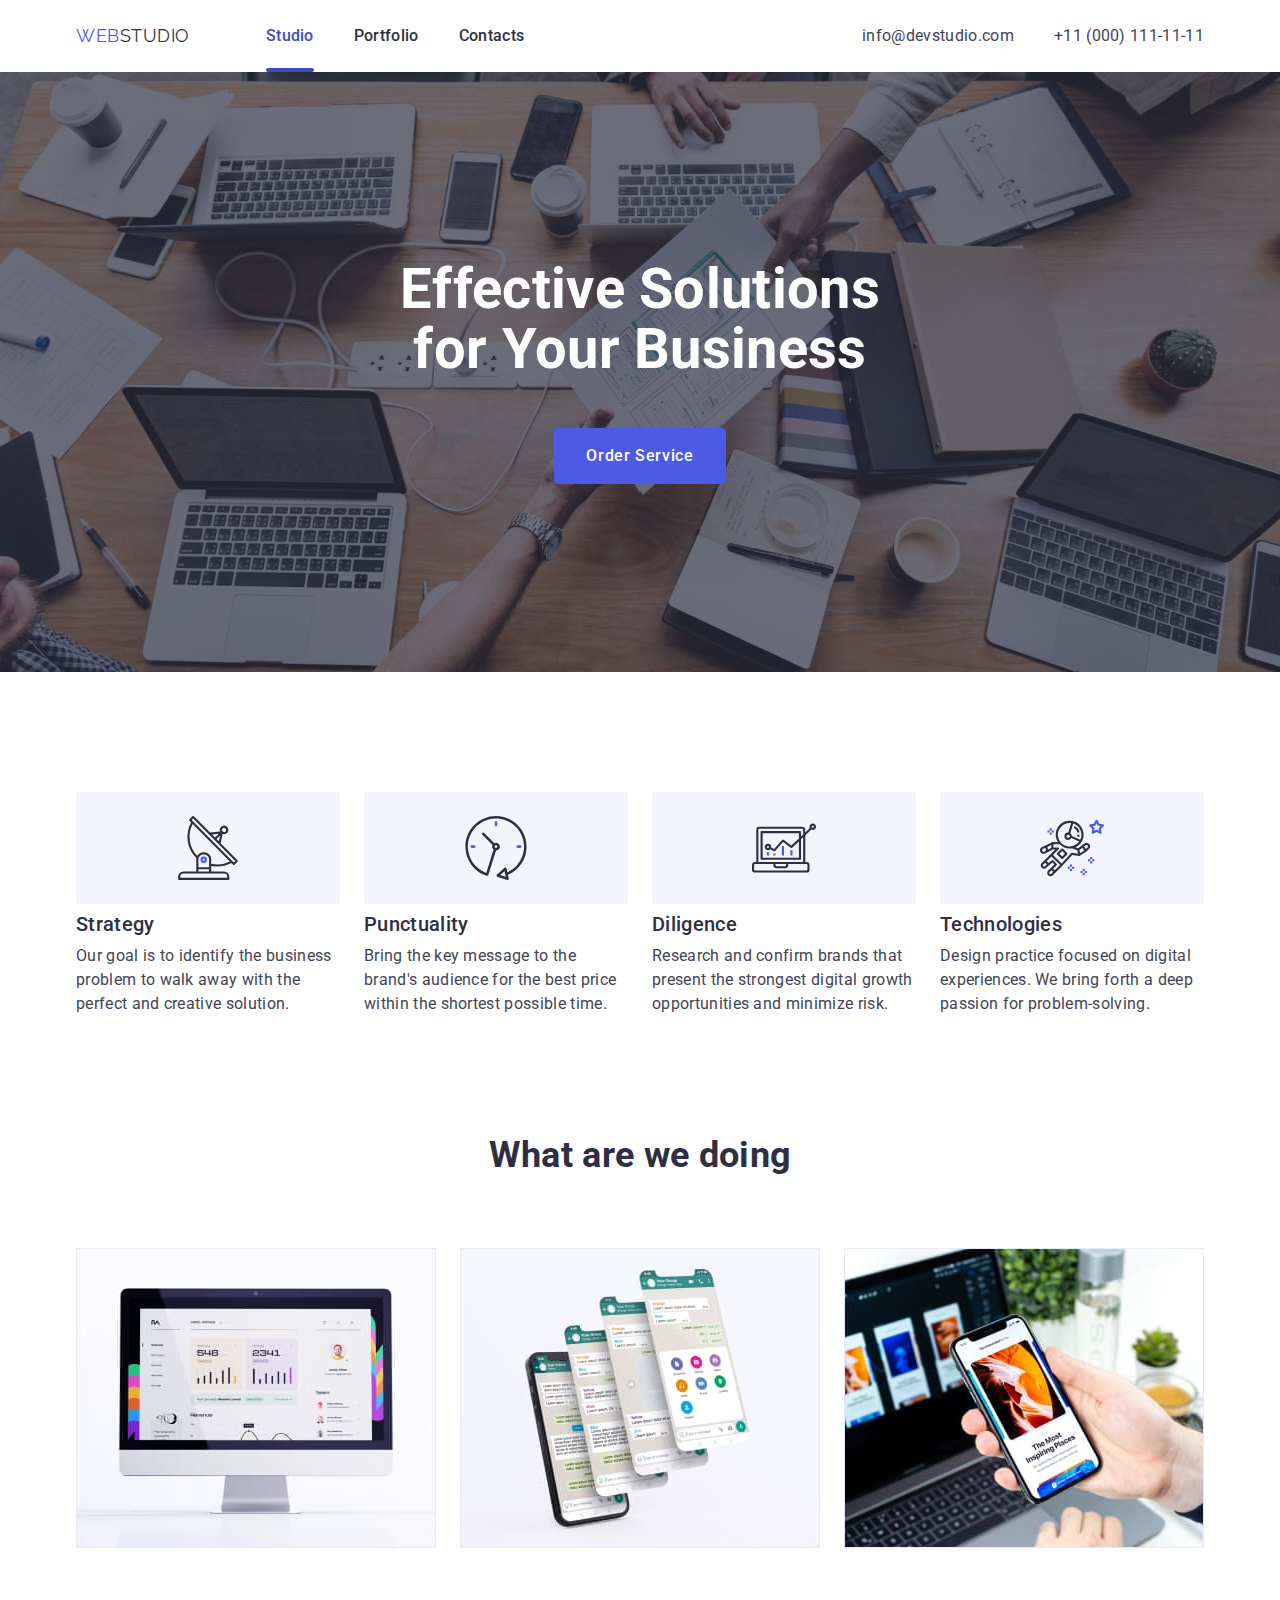
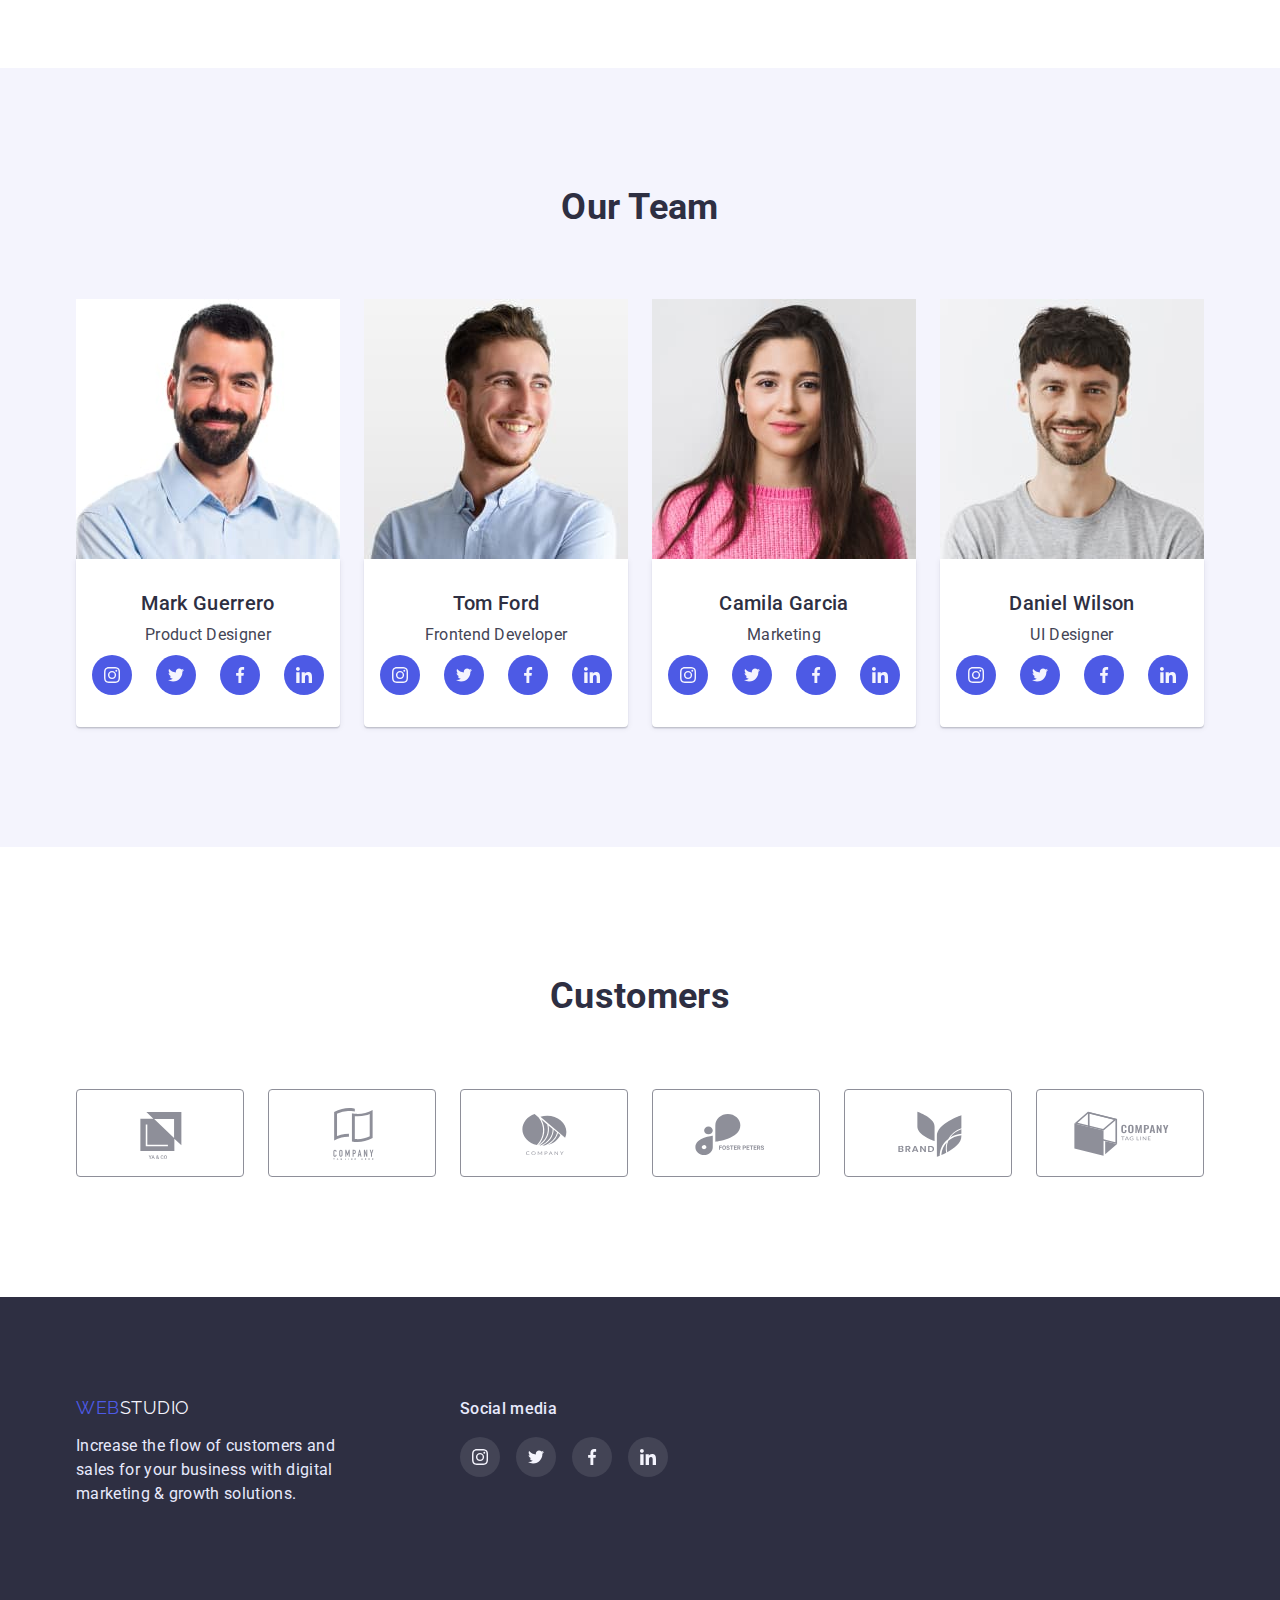
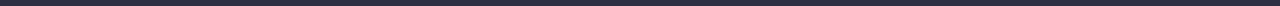
<file: index.html>
<!DOCTYPE html>
<html lang="en">

<head>
    <meta charset="UTF-8">
    <meta http-equiv="X-UA-Compatible" content="IE=edge">
    <meta name="viewport" content="width=device-width, initial-scale=1.0">
    <title>WEBSTUDIO</title>
    <link rel="preconnect" href="https://fonts.googleapis.com">
    <link rel="preconnect" href="https://fonts.gstatic.com" crossorigin>
    <link href="https://fonts.googleapis.com/css2?family=Raleway:wght@800&family=Roboto:wght@400;500;700&display=swap"
        rel="stylesheet">

    <link rel="stylesheet" href="https://cdn.jsdelivr.net/npm/modern-normalize@1.1.0/modern-normalize.min.css">

    <link rel="stylesheet" href="./css/styles.css">
</head>

<body>
    <!--HEADER-->
    <header class="page-header">
    <div class="page-header-menu  container">
        <nav class="page-nav">
            <a class="logo logo-header link" href="./index.html"><span class="logo-accent">WEB</span>STUDIO</a>

            <ul class="menu-nav list ">
                <Li class="menu-item">
                    <a class="menu-link underline menu-link-color-ressed link" href="">Studio</a></Li>
                <li class="menu-item">
                    <a class="menu-link menu-link-color link" href="./portfolio.html">Portfolio</a></li>
                <li class="menu-item">
                    <a class="menu-link menu-link-color link" href="">Contacts</a></li>
            </ul>
        </nav>

        <address>
            
            <ul class="address-list list">
                <li class="address-item"><a class="modal-btn link" href="mailto:info@devstudio.com">info@devstudio.com</a></li>
                <li class="address-item"><a class="phone-number link" href="tel:+110001111111">+11 (000) 111-11-11</a></li>
            </ul>
           
        </address>
        
    </div>
    </header>

    <main>
        <!--HERO-->
            <section class="hero hero-background">
                <div>
                <div class="container">
                <h1 class="hero-title">Effective Solutions for Your Business</h1>
                <button type="button" class="hero-btn" data-modal-open>Order Service</button>
                </div>
                </div>
            </section>

        <!--SECTION BENEFITS-->
        <section class="benefits">
            <h2 class="visually-hidden">Benefits</h2>
            <div class="container">
            <ul class="benefits-list list">
                <li class="benefits-item antenna">
                    <!--<svg>
                        <use href="./images/icons.svg#icon-antenna"></use>
                    </svg>-->
                    <h3 class="section-title">Strategy</h3>
                    <p class="section-description">Our goal is to identify the business
                        problem to walk away with the perfect and creative solution.</p>
                </li>
                <li class="benefits-item clock">
                    <h3 class="section-title">Punctuality</h3>
                    <p class="section-description">Bring the key message to the brand's audience for the best price within the shortest possible
                        time.</p>
                </li>
                <li class="benefits-item diagram">
                    <h3 class="section-title">Diligence</h3>
                    <p class="section-description">Research and confirm brands that present the strongest digital growth opportunities and minimize
                        risk.</p>
                </li>
                <li class="benefits-item astronaut">
                    <h3 class="section-title">Technologies</h3>
                    <p class="section-description">Design practice focused on digital experiences. We bring forth a deep passion for
                        problem-solving.</p>
                </li>
            </ul>
            </div>
        </section>

        <!--SECTION WORK-->
        <section class="work">
            <div class="container">
            <h2 class="section-main-title">What are we doing</h2>
            <ul class="work-list list">
                <li class="work-item"><img src="./images/img-1.jpg" alt="monitor" width="360" height="300"></li>
                <li class="work-item"><img src="./images/img-2.jpg" alt="telephone" width="360" height="300"></li>
                <li class="work-item"><img src="./images/img-3.jpg" alt="laptop and phone" width="360" height="300"></li>
            </ul>
            </div>
        </section>

        <!--SECTION TEAM-->
        <section class="team">
            <div class="container">
            <h2 class="section-main-title">Our Team</h2>
            <ul class="team-list list">
                <li class="team-item">
                    <img src="./images/mark.jpg" alt="foto Mark" width="264" height="260">
                    <div class="content">
                    <h3 class="section-title">Mark Guerrero</h3>
                    <p class="section-description">Product Designer</p>
                    <ul class="social-list list">
                        <li class="social-item">
                            <a class="social-link social-link-team" href=""  >
                            <svg class="social-icon">
                                <use href="./images/icons.svg#icon-instagram"></use>
                            </svg>
                        </a>
                        </li>
                        <li class="social-item">
                            <a class="social-link social-link-team" href="">
                            <svg class="social-icon">
                                <use href="./images/icons.svg#icon-twitter"></use>
                            </svg>
                        </a></li>
                        <li class="social-item">
                            <a class="social-link social-link-team" href=""><svg class="social-icon">
                                <use href="./images/icons.svg#icon-facebook"></use>
                            </svg></a>
                        </li>
                        <li class="social-item">
                            <a class="social-link social-link-team" href="">
                                <svg class="social-icon">
                                <use href="./images/icons.svg#icon-linkedin"></use>
                            </svg></a>
                        </li>
                    </ul>
                    </div>
                </li>
                <li class="team-item">
                    <img src="./images/tom.jpg" alt="foto Tom" width="264" height="260">
                    <div class="content">
                    <h3 class="section-title">Tom Ford</h3>
                    <p class="section-description">Frontend Developer</p>
                    <ul class="social-list list">
                        <li class="social-item">
                            <a class="social-link social-link-team" href="">
                                <svg class="social-icon">
                                    <use href="./images/icons.svg#icon-instagram"></use>
                                </svg>
                            </a>
                        </li>
                        <li class="social-item">
                            <a class="social-link social-link-team" href="">
                                <svg class="social-icon">
                                    <use href="./images/icons.svg#icon-twitter"></use>
                                </svg>
                            </a>
                        </li>
                        <li class="social-item">
                            <a class="social-link social-link-team" href=""><svg class="social-icon">
                                    <use href="./images/icons.svg#icon-facebook"></use>
                                </svg></a>
                        </li>
                        <li class="social-item">
                            <a class="social-link social-link-team" href="">
                                <svg class="social-icon">
                                    <use href="./images/icons.svg#icon-linkedin"></use>
                                </svg></a>
                        </li>
                    </ul>
                    </div>
                </li>
                <li class="team-item">
                    <img src="./images/camila.jpg" alt="foto Camila" width="264" height="260">
                    <div class="content">
                    <h3 class="section-title">Camila Garcia</h3>
                    <p class="section-description">Marketing</p>
                    <ul class="social-list list">
                        <li class="social-item">
                            <a class="social-link social-link-team" href="">
                                <svg class="social-icon">
                                    <use href="./images/icons.svg#icon-instagram"></use>
                                </svg>
                            </a>
                        </li>
                        <li class="social-item">
                            <a class="social-link social-link-team" href="">
                                <svg class="social-icon">
                                    <use href="./images/icons.svg#icon-twitter"></use>
                                </svg>
                            </a>
                        </li>
                        <li class="social-item">
                            <a class="social-link social-link-team" href=""><svg class="social-icon">
                                    <use href="./images/icons.svg#icon-facebook"></use>
                                </svg></a>
                        </li>
                        <li class="social-item">
                            <a class="social-link social-link-team" href="">
                                <svg class="social-icon">
                                    <use href="./images/icons.svg#icon-linkedin"></use>
                                </svg></a>
                        </li>
                    </ul>
                    </div>
                </li>
                <li class="team-item">
                    <img src="./images/daniel.jpg" alt="foto Daniel" width="264" height="260">
                    <div class="content">
                    <h3 class="section-title">Daniel Wilson</h3>
                    <p class="section-description">UI Designer</p>
                    <ul class="social-list list">
                        <li class="social-item">
                            <a class="social-link social-link-team" href="">
                                <svg class="social-icon">
                                    <use href="./images/icons.svg#icon-instagram"></use>
                                </svg>
                            </a>
                        </li>
                        <li class="social-item">
                            <a class="social-link social-link-team" href="">
                                <svg class="social-icon">
                                    <use href="./images/icons.svg#icon-twitter"></use>
                                </svg>
                            </a>
                        </li>
                        <li class="social-item">
                            <a class="social-link social-link-team" href=""><svg class="social-icon">
                                    <use href="./images/icons.svg#icon-facebook"></use>
                                </svg></a>
                        </li>
                        <li class="social-item">
                            <a class="social-link social-link-team" href="">
                                <svg class="social-icon">
                                    <use href="./images/icons.svg#icon-linkedin"></use>
                                </svg></a>
                        </li>
                    </ul>
                    </div>
                </li>
            </ul>
            </div>
        </section>

        <!--SECTION CUSTOMERS-->
        <section class="customers">
            <div class="container">
                <h2 class="section-main-title">Customers</h2>
                <ul class="customers-list list">
                    <li class="customers-item">
                        <a class="customers-link" href="">
                            <svg class="customers-icon" width="104px" height="56px">
                                <use href="./images/icons.svg#icon-Logo-1"></use>
                            </svg>
                        </a>
                    </li>
                    <li class="customers-item">
                        <a class="customers-link" href="">
                            <svg class="customers-icon" width="104px" height="56px">
                                <use href="./images/icons.svg#icon-Logo-2"></use>
                            </svg>
                        </a>
                    </li>
                    <li class="customers-item">
                        <a class="customers-link" href="">
                            <svg class="customers-icon" width="104px" height="56px">
                                <use href="./images/icons.svg#icon-Logo-3"></use>
                            </svg>
                        </a>
                    </li>
                    <li class="customers-item">
                        <a class="customers-link" href="">
                            <svg class="customers-icon" width="104px" height="56px">
                                <use href="./images/icons.svg#icon-Logo-4"></use>
                            </svg>
                        </a>
                    </li>
                    <li class="customers-item">
                        <a class="customers-link" href="">
                            <svg class="customers-icon" width="104px" height="56px">
                                <use href="./images/icons.svg#icon-Logo-5"></use>
                            </svg>
                        </a>
                    </li>
                    <li class="customers-item">
                        <a class="customers-link" href="">
                            <svg class="customers-icon" width="104px" height="56px">
                                <use href="./images/icons.svg#icon-Logo-6"></use>
                            </svg>
                        </a>
                    </li>
                    
                </ul>

            </div>

        </section>

    </main>

    <!--FOOTER-->
    <footer class="page-footer">
        <div class="container footer">
            <div>
            <a class="logo logo-footer link" href="./index.html"><span class="logo-accent">WEB</span>STUDIO</a>
            <p class="footer-description">Increase the flow of customers and sales for your business with digital marketing & growth solutions.</p>
            </div>
           <div class="social-media">
            <p class="footer-title">Social media</p>
            <ul class="social-list-footer list">
            <li class="social-item">
            <a class="social-link social-link-footer" href="">
            <svg class="social-icon">
                <use href="./images/icons.svg#icon-instagram"></use>
            </svg>
        </a>
    </li>
    <li class="social-item">
        <a class="social-link social-link-footer" href="">
            <svg class="social-icon">
                <use href="./images/icons.svg#icon-twitter"></use>
            </svg>
        </a>
    </li>
    <li class="social-item">
        <a class="social-link social-link-footer" href=""><svg class="social-icon">
                <use href="./images/icons.svg#icon-facebook"></use>
            </svg></a>
    </li>
    <li class="social-item">
        <a class="social-link social-link-footer" href="">
            <svg class="social-icon">
                <use href="./images/icons.svg#icon-linkedin"></use>
            </svg></a>
    </li>
</ul>
           </div>

       </div>
     </footer>

     <div class="backdrop is-hidden" data-modal>
        <div class="modal">
            <button type="button" class="modal-close-btn" data-modal-close>
                <svg class="close" width="8" height="8">
                <use href="./images/icons.svg#icon-close1"></use>
            </svg></button>
        </div>
     </div>

     <script src="./js/modal.js"></script>
</body>


</html>
</file>
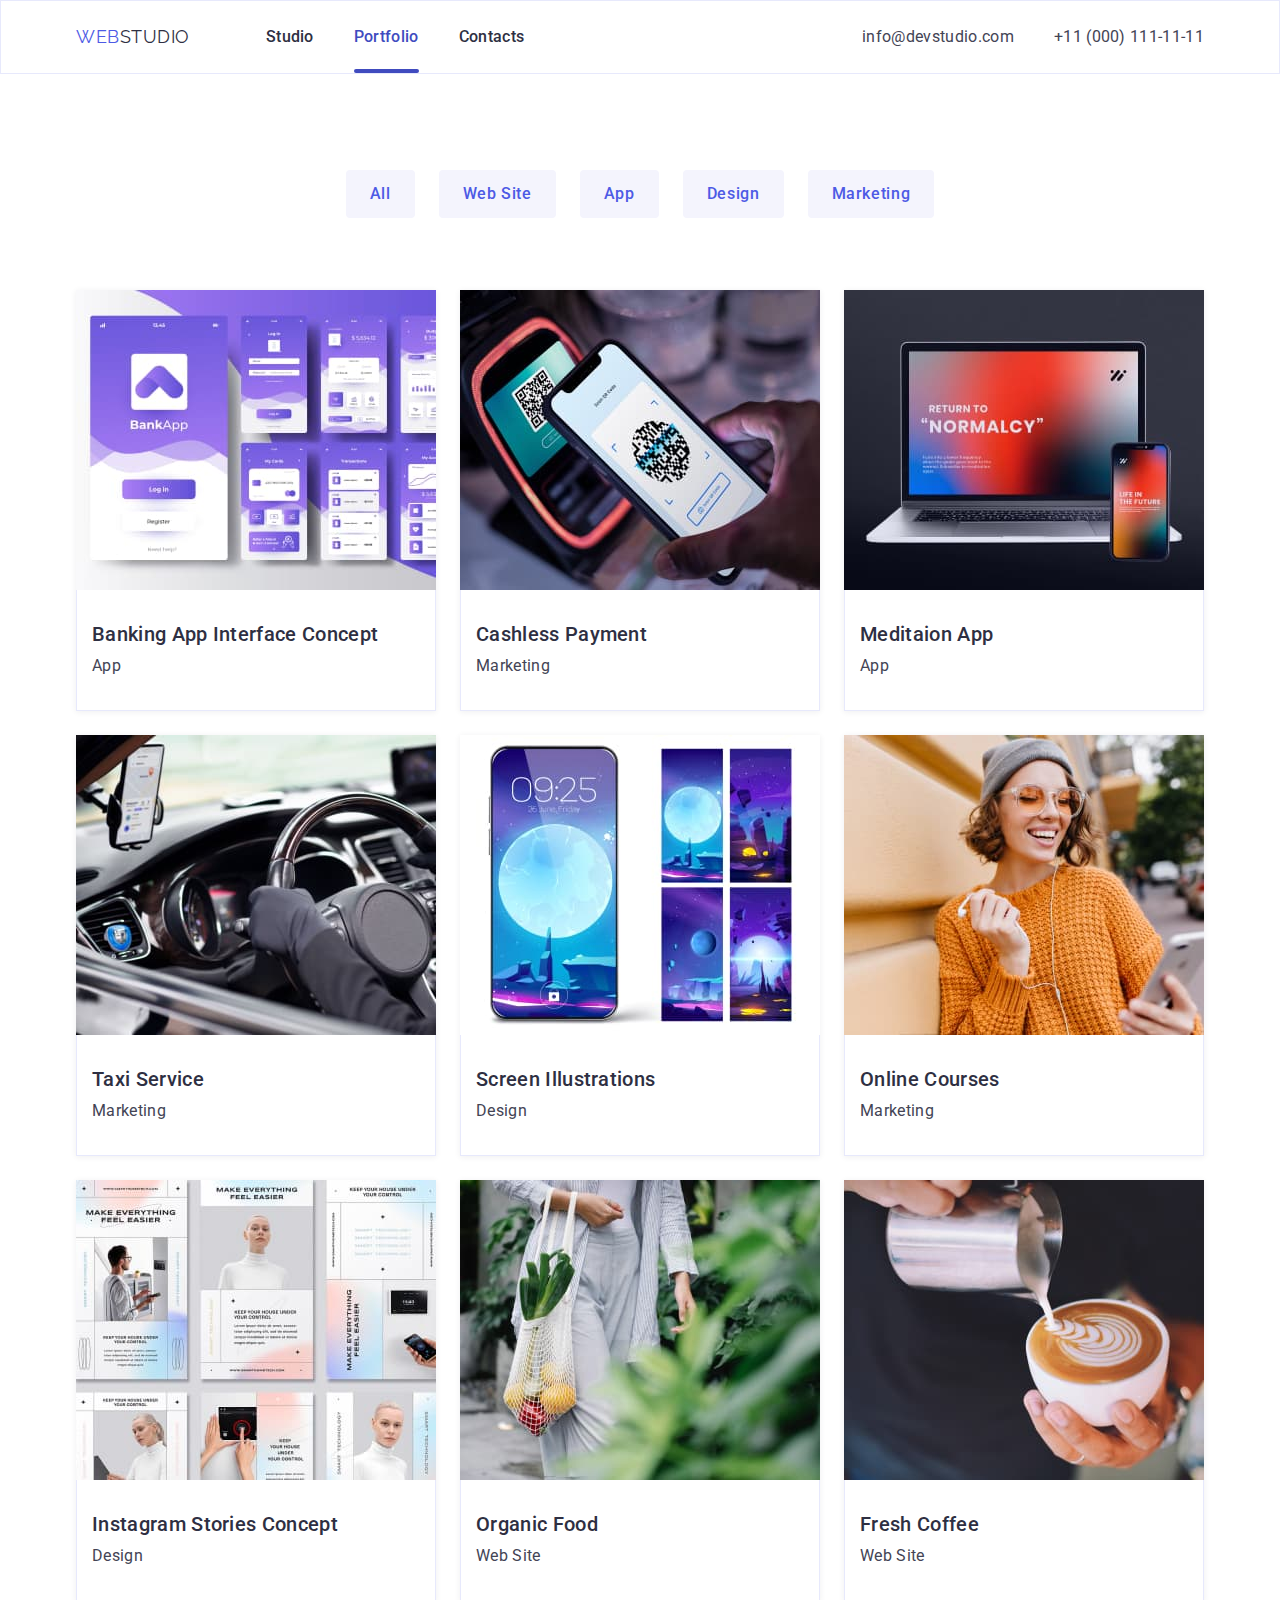
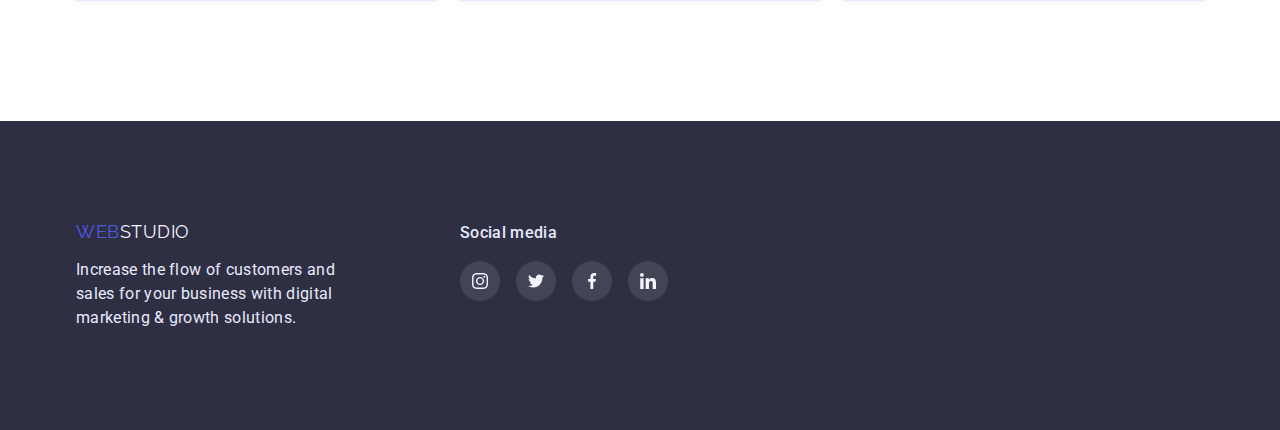
<file: portfolio.html>
<!DOCTYPE html>
<html lang="en">

<head>
    <meta charset="UTF-8">
    <meta http-equiv="X-UA-Compatible" content="IE=edge">
    <meta name="viewport" content="width=device-width, initial-scale=1.0">
    <title>WEBSTUDIO</title>
    <link rel="preconnect" href="https://fonts.googleapis.com">
    <link rel="preconnect" href="https://fonts.gstatic.com" crossorigin>
    <link href="https://fonts.googleapis.com/css2?family=Raleway:wght@800&family=Roboto:wght@400;500;700&display=swap"
        rel="stylesheet">

    <link rel="stylesheet" href="https://cdn.jsdelivr.net/npm/modern-normalize@1.1.0/modern-normalize.min.css">

    <link rel="stylesheet" href="./css/styles.css">
</head>

<body>
    <!--HEADER-->
    <header class="page-header page-header-portfolio">
        <div class="page-header-menu  container">
        <nav class="page-nav">
            <a class="logo logo-header link" href="./index.html"><span class="logo-accent">WEB</span>STUDIO</a>

            <ul class="menu-nav list ">
                <Li class="menu-item">
                    <a class="menu-link menu-link-color link" href="./index.html">Studio</a></Li>
                <li class="menu-item">
                    <a class="menu-link underline menu-link-color-ressed link" href="./portfolio.html">Portfolio</a></li>
                <li class="menu-item">
                    <a class="menu-link menu-link-color link" href="">Contacts</a></li>
            </ul>
        </nav>

        <address>
            <ul class="address-list list">
                <li class="address-item"><a class="modal-btn link" href="mailto:info@devstudio.com">info@devstudio.com</a></li>
                <li class="address-item"><a class="phone-number link" href="tel:+110001111111">+11 (000) 111-11-11</a></li>
            </ul>
            
        </address>
    </div>
    </header>

    <main>

<!--FILTRS-->

        <section class="portfolio">
        <div class="container">
         <h1 class="visually-hidden">Filtrs</h1>      
          <ul class="filter-list list">
            <li class="filter-item"><button type="button" class="filter-btn">All</button></li>
            <li class="filter-item"><button type="button" class="filter-btn">Web Site</button></li>
            <li class="filter-item"><button type="button" class="filter-btn">App</button></li>
            <li class="filter-item"><button type="button" class="filter-btn">Design</button></li>
            <li class="filter-item"><button type="button" class="filter-btn">Marketing</button></li>
          </ul>
        </div>
        

<!--WORK EXAMPLES -->
        <div class="container">
            <ul class="card-list list">
                <li class="card-item">
                    <a class="card-link link" href="">
                    <div class="overlay-img">
                    <img src="./images/card-banking.jpg" alt="interface" width="360" height="300">
                    <p class="overlay">14 Stylish and User-Friendly App Design Concepts · Task Manager App · Calorie Tracker App · Exotic Fruit Ecommerce App ·
                    Cloud Storage App</p>
                    </div>
                    <div class="card-content">
                    <h2 class="section-title">Banking App Interface Concept</h2>
                    <p class="section-description">App</p>
                    </div>
                    </a>
                    
                </li>
                <li class="card-item">
                    <a class="card-link link" href="">
                    <div class="overlay-img">
                    <img src="./images/card-payment.jpg" alt="payment" width="360" height="300">
                    <p class="overlay">14 Stylish and User-Friendly App Design Concepts · Task Manager App · Calorie Tracker App · Exotic
                        Fruit Ecommerce App ·
                        Cloud Storage App</p>
                    </div>
                    <div class="card-content">
                    <h2 class="section-title">Cashless Payment</h2>
                    <p class="section-description">Marketing</p>
                    </div>
                    </a>
                </li>
                <li class="card-item">
                    <a class="card-link link" href="">
                    <div class="overlay-img">
                    <img src="./images/card-meditaion.jpg" alt="meditaion app" width="360" height="300">
                    <p class="overlay">14 Stylish and User-Friendly App Design Concepts · Task Manager App · Calorie Tracker App · Exotic
                        Fruit Ecommerce App ·
                        Cloud Storage App</p>
                    </div>
                    <div class="card-content">
                    <h2 class="section-title">Meditaion App</h2>
                    <p class="section-description">App</p>
                    </div>
                    </a>
                </li>
                
                <li class="card-item">
                    <a class="card-link link" href="">
                    <div class="overlay-img">
                    <img src="./images/card-taxi.jpg" alt="car" width="360" height="300">
                    <p class="overlay">14 Stylish and User-Friendly App Design Concepts · Task Manager App · Calorie Tracker App · Exotic
                        Fruit Ecommerce App ·
                        Cloud Storage App</p>
                    </div>
                    <div class="card-content">
                    <h2 class="section-title">Taxi Service</h2>
                    <p class="section-description">Marketing</p>
                    </div>
                    </a>
                </li>
                <li class="card-item">
                    <a class="card-link link" href="">
                    <div class="overlay-img">
                    <img src="./images/card-screen.jpg" alt="screen" width="360" height="300">
                    <p class="overlay">14 Stylish and User-Friendly App Design Concepts · Task Manager App · Calorie Tracker App · Exotic
                        Fruit Ecommerce App ·
                        Cloud Storage App</p>
                    </div>
                    <div class="card-content">
                    <h2 class="section-title">Screen Illustrations</h2>
                    <p class="section-description">Design</p>
                    </div>
                    </a>
                </li>
                <li class="card-item">
                    <a class="card-link link" href="">
                    <div class="overlay-img">
                    <img src="./images/card-online.jpg" alt="girl with phone" width="360" height="300">
                    <p class="overlay">14 Stylish and User-Friendly App Design Concepts · Task Manager App · Calorie Tracker App · Exotic
                        Fruit Ecommerce App ·
                        Cloud Storage App</p>
                    </div>
                    <div class="card-content">
                    <h2 class="section-title">Online Courses</h2>
                    <p class="section-description">Marketing</p>
                    </div>
                    </a>
                </li>
                <li class="card-item">
                    <a class="card-link link" href="">
                    <div class="overlay-img">
                    <img src="./images/card-instagram.jpg" alt="instagram" width="360" height="300">
                    <p class="overlay">14 Stylish and User-Friendly App Design Concepts · Task Manager App · Calorie Tracker App · Exotic
                        Fruit Ecommerce App ·
                        Cloud Storage App</p>
                    </div>
                    <div class="card-content">
                    <h2 class="section-title">Instagram Stories Concept</h2>
                    <p class="section-description">Design</p>
                    </div>
                    </a>
                </li>
                <li class="card-item">
                    <a class="card-link link" href="">
                    <div class="overlay-img">
                    <img src="./images/card-food.jpg" alt="food" width="360" height="300">
                    <p class="overlay">14 Stylish and User-Friendly App Design Concepts · Task Manager App · Calorie Tracker App · Exotic
                        Fruit Ecommerce App ·
                        Cloud Storage App</p>
                    </div>
                    <div class="card-content">
                    <h2 class="section-title">Organic Food</h2>
                    <p class="section-description">Web Site</p>
                    </div>
                    </a>
                </li>
                <li class="card-item">
                    <a class="card-link link" href="">
                    <div class="overlay-img">
                    <img src="./images/card-coffee.jpg" alt="coffee" width="360" height="300">
                    <p class="overlay">14 Stylish and User-Friendly App Design Concepts · Task Manager App · Calorie Tracker App · Exotic
                        Fruit Ecommerce App ·
                        Cloud Storage App</p>
                    </div>
                    <div class="card-content">
                    <h2 class="section-title">Fresh Coffee</h2>
                    <p class="section-description">Web Site</p>
                    </div>
                    </a>
                    
                </li>
            </ul>
            </div>
        </section>
    
    </main>
    
    <!--Футер-->
    <footer class="page-footer">
        <div class="container footer">
            <div>
                <a class="logo logo-footer link" href="./index.html"><span class="logo-accent">WEB</span>STUDIO</a>
                <p class="footer-description">Increase the flow of customers and sales for your business with digital
                    marketing & growth solutions.</p>
            </div>
            <div class="social-media">
                <h3 class="footer-title">Social media</h3>
                <ul class="social-list-footer list">
                    <li class="social-item">
                        <a class="social-link social-link-footer" href="">
                            <svg class="social-icon">
                                <use href="./images/icons.svg#icon-instagram"></use>
                            </svg>
                        </a>
                    </li>
                    <li class="social-item">
                        <a class="social-link social-link-footer" href="">
                            <svg class="social-icon">
                                <use href="./images/icons.svg#icon-twitter"></use>
                            </svg>
                        </a>
                    </li>
                    <li class="social-item">
                        <a class="social-link social-link-footer" href=""><svg class="social-icon">
                                <use href="./images/icons.svg#icon-facebook"></use>
                            </svg></a>
                    </li>
                    <li class="social-item">
                        <a class="social-link social-link-footer" href="">
                            <svg class="social-icon">
                                <use href="./images/icons.svg#icon-linkedin"></use>
                            </svg></a>
                    </li>
                </ul>
            </div>
    
        </div>
    </footer>
    
   
        
    </body>

    </html>
</file>
<file: css/styles.css>
.list {
    list-style: none;
}
.link {
    text-decoration: none;
}
.visually-hidden {
    position: absolute;
    width: 1px;
    height: 1px;
    margin: -1px;
    border: 0;
    padding: 0;
    white-space: nowrap;
    clip-path: inset(100%);
    clip: rect(0 0 0 0);
    overflow: hidden;
}
h1,
h2,
h3,
h4,
p {
    margin-top: 0;
    margin-bottom: 0;
    padding-left: 0;
}
ul,
ol {
    margin-top: 0;
    margin-bottom: 0;
    padding-left: 0;
}
img {
    display: block;
}

.container {
    width: 1158px;
    margin-left: auto;
    margin-right: auto;
    padding-left: 15px;
    padding-right: 15px;
}

:root {
    --primary-font: 'Roboto', 'sans-serif';
    --secondary-text: Raleway,'sans-serif';
    --primary-text-color: #434455;  
    --primary-brand-color: #4D5AE5;
    --pressed-state-color: #404BBF;
    --dark-color: #2E2F42;
    --white-color: #FFFFFF;
    --light-color: #F4F4FD;
    --accent-color: #E7E9FC;
    --transition-duration-function: 250ms cubic-bezier(0.4, 0, 0.2, 1);
}

body {
    color:var(--primary-text-color) ;
    background: var(--white-color);
    font-family: var(--primary-font);
    letter-spacing: 0.02em;
}

/*========COMPONENTS========*/
.section-title {
    margin-bottom: 8px;
    color: var(--dark-color);
    font-weight: 500;
    font-size: 20px;
    line-height: 1.2;
}
.section-description { 
    font-size: 16px;
    line-height: 1.5;
    color: var(--primary-text-color);
}



/*========HEADER========*/
.page-header {
    
    background:var(--white-color);   
}
.page-header-portfolio {
border: 1px solid#E7E9FC;
}

.page-header-menu {   
   display: flex;
   align-items: center;
    justify-content: space-between;
}
.page-nav {  
    display: flex;
    align-items: center;
}

/*logo*/
.logo {   
    font-family:  var(--secondary-text);
    font-size: 18px;
    letter-spacing: 0.03em;
}
.logo-accent {
    color: var(--primary-brand-color);   
}
.logo-header {
    
    color: var(--dark-color);
    line-height: 1.33;
}
.logo-footer {
    color: var(--light-color);  
    line-height: 1.17;
}


/*Menu-nav*/
.menu-nav {
    display: flex;
    align-items: center;
    margin-left: 76px;  
}
.menu-item {
    
}
.menu-item:not(:last-child) {
    margin-right: 40px;
}
.menu-link {
    position: relative;
    display: block;
    padding-top: 24px;
    padding-bottom: 24px;  
    font-weight: 500;
    font-size: 16px;
    line-height: 1.5;
    transition: color var(--transition-duration-function);
}
.menu-link-color-ressed {
    color: var(--pressed-state-color);
}

.menu-link-color {
    color: var(--dark-color);
}
.menu-link-color:hover,
.menu-link-color:focus {
    color: var(--pressed-state-color); 
}
.underline::after {
    position: absolute;
    left: 0;
    bottom: 0;
    display: block;
    content: "";
    width: 100%;
    height: 4px;
    border-radius: 2px;
    color: var(--pressed-state-color);
    background-color: var(--pressed-state-color);
}

/*address*/
.address-list {
    display: flex; 
}

.address-list>.address-item+.address-item {
    margin-left: 40px;
}

.modal-btn{
    color: var(--primary-text-color);
    font-size: 16px;
    line-height: 1.5;
    font-style: normal;
    transition: color var(--transition-duration-function);
}
.modal-btn:hover,
.modal-btn:focus{
    color: var(--pressed-state-color);
}

.phone-number {
    color:var(--primary-text-color); 
    font-size: 16px;
    line-height: 1.5;
    font-style: normal;
    transition: color var(--transition-duration-function);
}
.phone-number:hover,
.phone-number:focus {
    color:var(--pressed-state-color);
}



/*========HERO========*/
.hero {
    padding-top: 188px;
    padding-bottom: 188px;
    text-align: center;

    background: var(--dark-color);
}


.hero-title {
    width: 494px;
    margin-left: auto;
    margin-right: auto;
    color: var(--white-color);
     
    font-size: 56px;
    line-height: 1.07;
}        
.hero-btn {
    margin-top: 48px;
    padding: 16px 32px;
    border-radius: 4px;
    border: transparent;
    color: var(--white-color);
    background: var(--primary-brand-color);
    font-family: inherit;
    font-weight: 500;
    font-size: 16px;
    line-height: 1.5;
    letter-spacing: 0.04em;
    cursor: pointer;
    transition: background-color var(--transition-duration-function);
}
.hero-btn:hover,
.hero-btn:focus {
    background: var(--pressed-state-color);
}

.hero-background {
    max-width: 1440px;
    height: 600px;
    margin-left: auto;
    margin-right: auto;
    background-image: linear-gradient(
        to right,
         rgba(46, 47, 66, 0.7),
         rgba(46, 47, 66, 0.7)), 
        url(../images/people-office.jpg);
    background-position: center; 
    background-size: cover;
}



/*========SECTION BENEFITS========*/
.benefits {
    padding-top: 120px;
    padding-bottom: 120px;
}
.benefits-list {
    display: flex; 
}
.benefits-item:not(:last-child) {
    margin-right: 24px;
}
 .benefits-item::before {
    content: "";
    display: block;
    width: 264px;
    height: 112px;
    margin-bottom: 8px;
    
    background-repeat: no-repeat;
    background-position: center;
    background-color:var(--light-color);
 }

 .antenna::before {
 background-image: url(../images/antenna.svg);
 }
 .clock::before {
    background-image: url(../images/clock.svg);
 }
 .diagram::before {
    background-image: url(../images/diagram.svg);
 }
 .astronaut::before {
    background-image: url(../images/astronaut.svg);
 }


/*========SECTION WORK========*/
.work {
    padding-bottom: 120px;
}
.section-main-title {
    text-align: center;
    margin-bottom: 72px;
    color: var(--dark-color);
    font-size: 36px;
    line-height: 1.1;
}
.work-list {
    display: flex;  
}
.work-item:not(:last-child) {
    margin-right: 24px;
}



/*========SECTION TEAM========*/
.team {
    padding-top: 120px;
    padding-bottom: 120px;
    background: var(--light-color);
}
.team-list {
    display: flex;
}
.team-item { 
}
.team-item:not(:last-child) {
    margin-right: 24px; 
}
.content {
    text-align: center;
    padding-top: 32px;
    padding-bottom: 32px;
    background-color:var(--white-color);
    border-radius: 0px 0px 4px 4px;
    box-shadow: 0px 1px 6px rgba(46, 47, 66, 0.08), 0px 1px 1px rgba(46, 47, 66, 0.16), 0px 2px 1px rgba(46, 47, 66, 0.08);
}
.social-list {
    display: flex;
    justify-content: center;
    gap: 24px;
    margin-top: 8px;
}
.social-item {
    width: 40px;
    height: 40px;
}

.social-link{
    display: flex;
    justify-content: center;
    align-items: center;
    width: 100%;
    height: 100%;
    background-position: center;
    border-radius: 50%;
}
 .social-link-team {
background-color: var(--primary-brand-color);
transition: background-color var(--transition-duration-function);
}

.social-link-team:hover,
.social-link-team:focus {
    background-color:var(--pressed-state-color) ;
}

.social-icon {
    width: 16px;
    height: 16px;
}

/*========ECTION CUSTOMERS=======*/
.customers {
    padding-top: 130px;
    padding-bottom: 120px;
}

.customers-list {
    display: flex;
    justify-content: center;
    gap: 24px;  
}

.customers-item {
    width: 168px;
    height: 88px; 
    }
.customers-link {
    display: flex;
    justify-content: center;
    align-items: center;
    width: 100%;
    height: 100%;
    border: 1px solid #8E8F99;
    border-radius: 4px;
     transition: border var(--transition-duration-function); 
}

.customers-link:hover,
.customers-link:focus {
    border: 1px solid var(--pressed-state-color);
}
.customers-icon {
    fill: #8E8F99;
    transition: fill var(--transition-duration-function);
}

.customers-link:hover .customers-icon,
.customers-link:focus .customers-icon {
    fill: var(--pressed-state-color);
}






/*========FOOTER========*/
.page-footer { 
    padding-top: 100px;
    padding-bottom: 100px;  
    background: var(--dark-color);
}

.footer {
    display: flex;
}
.footer-description {
    width: 264px;
    margin-top: 16px;
    
    color: var(--accent-color); 
    font-size: 16px;
    line-height: 1.5; 
}
.social-media {
    margin-left: 120px;
}
.footer-title {
    margin-bottom: 16px;
    font-weight: 500;
    font-size: 16px;
    line-height: 1.5;
    color: var(--accent-color);
}
.social-list-footer {
    display: flex;
    gap: 16px;

}
.social-link-footer {
    background-color:var(--primary-text-color);
    transition: background-color var(--transition-duration-function);
}
.social-link-footer:hover,
.social-link-footer:focus {
    background-color: #31D0AA;
}







/*PORTFOLIO*/
.portfolio {
    padding-top: 96px;
    padding-bottom: 120px;
}
.filter-list {
    display: flex;
   justify-content: center;
   margin-bottom: 72px;
}

.filter-item:not(:last-child) {
    margin-right: 24px;
}
.filter-btn {
      padding: 12px 24px;
    border-radius: 4px;
    border: transparent;
    color: var(--primary-brand-color);
    background: var(--light-color);
    font-family: inherit;
    font-weight: 500;
    font-size: 16px;
    line-height: 1.5;
    letter-spacing: 0.04em;
    cursor: pointer;
    transition: color var(--transition-duration-function), background-color var(--transition-duration-function), box-shadow var(--transition-duration-function);
}
.filter-btn:hover,
.filter-btn:focus {
    color: var(--white-color);
    background-color: var(--pressed-state-color);
    box-shadow: 0px 3px 1px rgba(0, 0, 0, 0.1), 0px 2px 1px rgba(0, 0, 0, 0.08), 0px 2px 2px rgba(0, 0, 0, 0.12);
}

.card-list {
    display: flex;
    flex-wrap: wrap;
    gap: 24px;
}
.card-item {
    box-shadow: 0px 1px 6px rgba(46, 47, 66, 0.08);
}
.card-link {
    display: block;
    transition: box-shadow 250ms cubic-bezier(0.4, 0, 0.2, 1);
}
.card-link:hover,
.card-link:focus {
    box-shadow: 0px 1px 6px rgba(46, 47, 66, 0.08), 0px 1px 1px rgba(46, 47, 66, 0.16), 0px 2px 1px rgba(46, 47, 66, 0.08);
}

.card-content {
    padding-top: 32px;
    padding-bottom: 32px;
    padding-left: 15px;
    border: 1px solid #E7E9FC;
    border-top: none;
}
.overlay-img {
    position: relative;
    overflow: hidden;
}
.overlay {
    position: absolute;
    left: 0;
    top: 0;
    width: 100%;
    height: 100%;
    padding: 40px 32px 164px 32px;
    font-size: 16px;
    line-height: 1.5;

    transform: translate(0, 100%);
    transition: transform var(--transition-duration-function);
            
    color: var(--light-color);
     background-color: var(--primary-brand-color);
}
.card-link:hover .overlay,
.card-link:focus .overlay {
        transform: translate(0, 0);
}


    /* MODAL */
.backdrop {
    position: fixed;
    top: 0;
    left: 0;
    z-index: 100;
    width: 100%;
    height: 100%;
    background-color: rgba(46, 47, 66, 0.4);
    transition: opacity var(--transition-duration-function), visibility var(--transition-duration-function);
}
.backdrop.is-hidden {
    opacity: 0;
    visibility: hidden;
    pointer-events: none;
}
.modal {
    position: absolute;
    top: 50%;
    left: 50%;
    transform: translate(-50%,-50%);
    width: 408px;
    height: 576px;
    background-color: #FCFCFC;
}
.modal-close-btn {
    position: absolute;
    top: 10px;
    right: 10px;
    display: flex;
    justify-content: center;
    align-items: center;
    width: 24px;
    height: 24px;
    border-radius: 50%;
    padding: 0;
    background-color: var(--accent-color);
    border: 1px solid rgba(0, 0, 0, 0.1);
    cursor: pointer;
    transition: background-color var(--transition-duration-function);
}
.modal-close-btn:hover,
.modal-close-btn:focus {
    background-color: var(--pressed-state-color);
}
.modal-close-btn:hover .close,
.modal-close-btn:focus .close {
    fill: var(--white-color);
}
</file>
